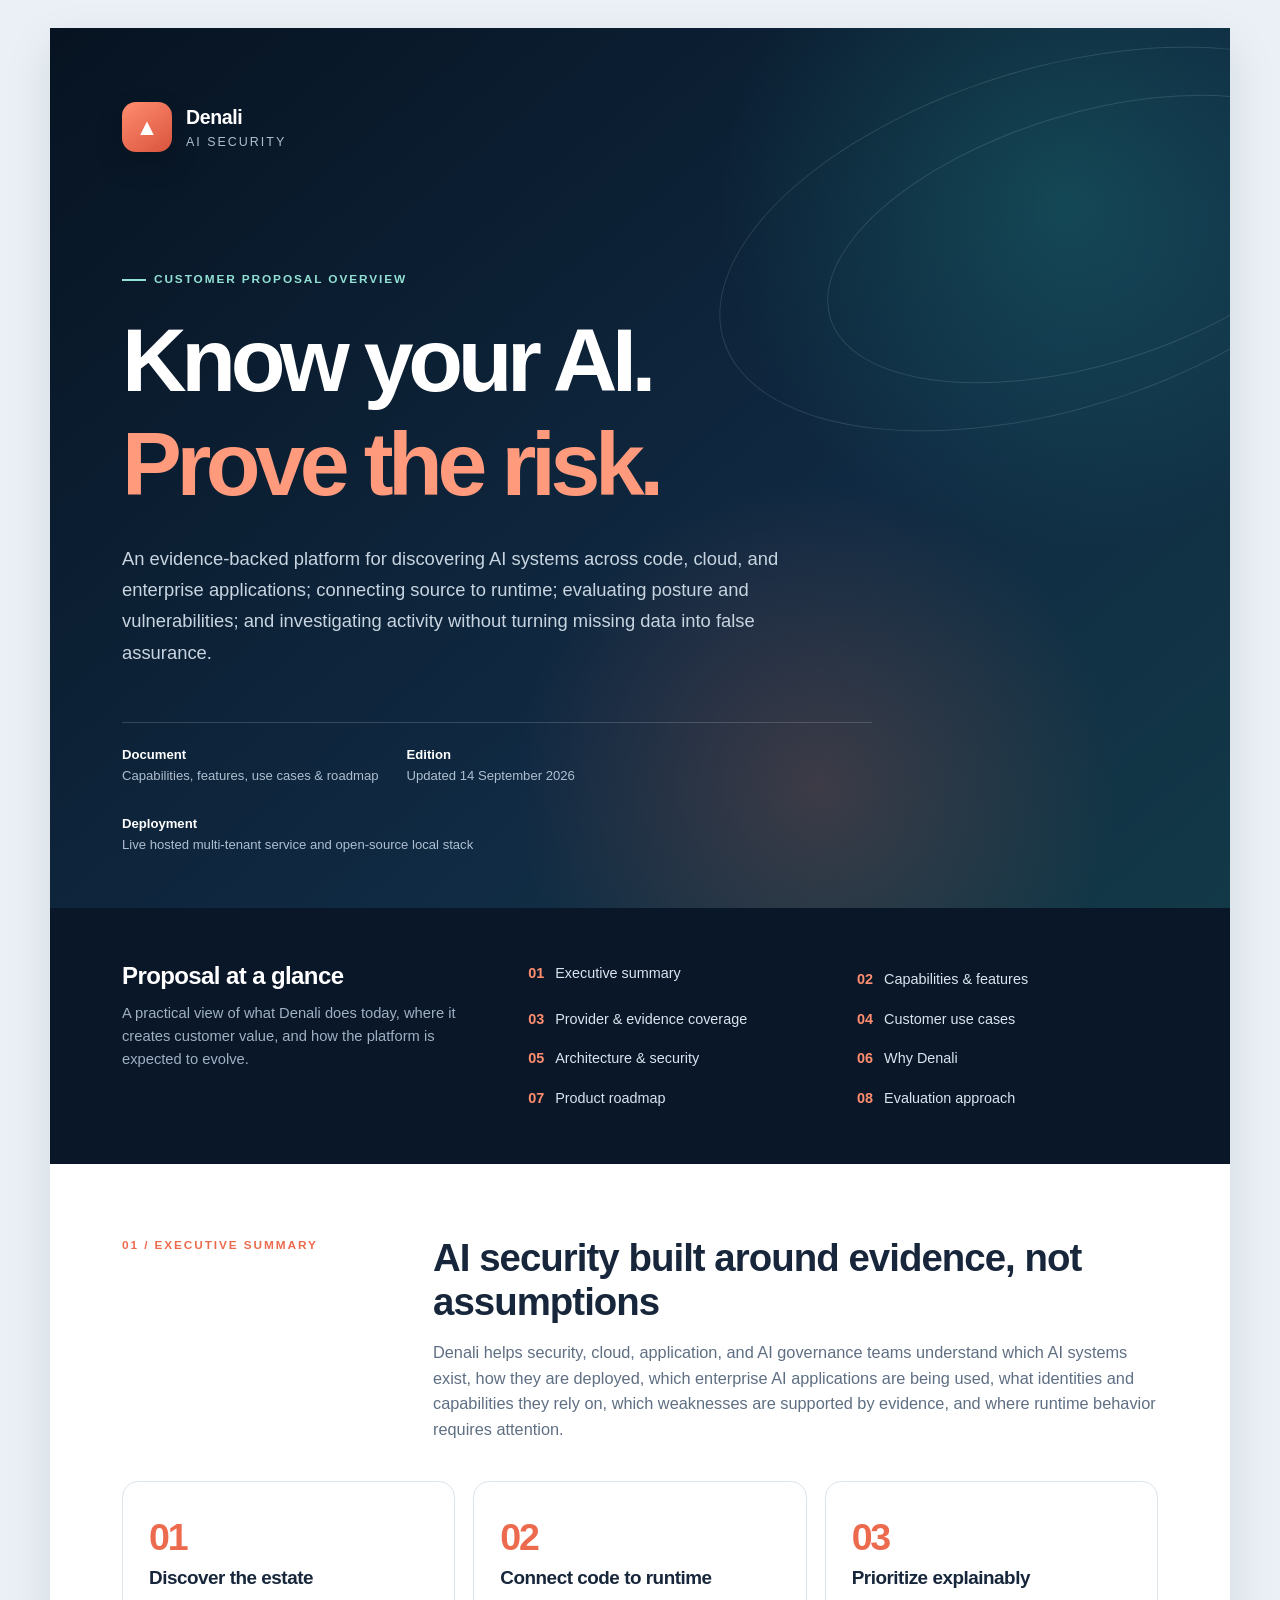
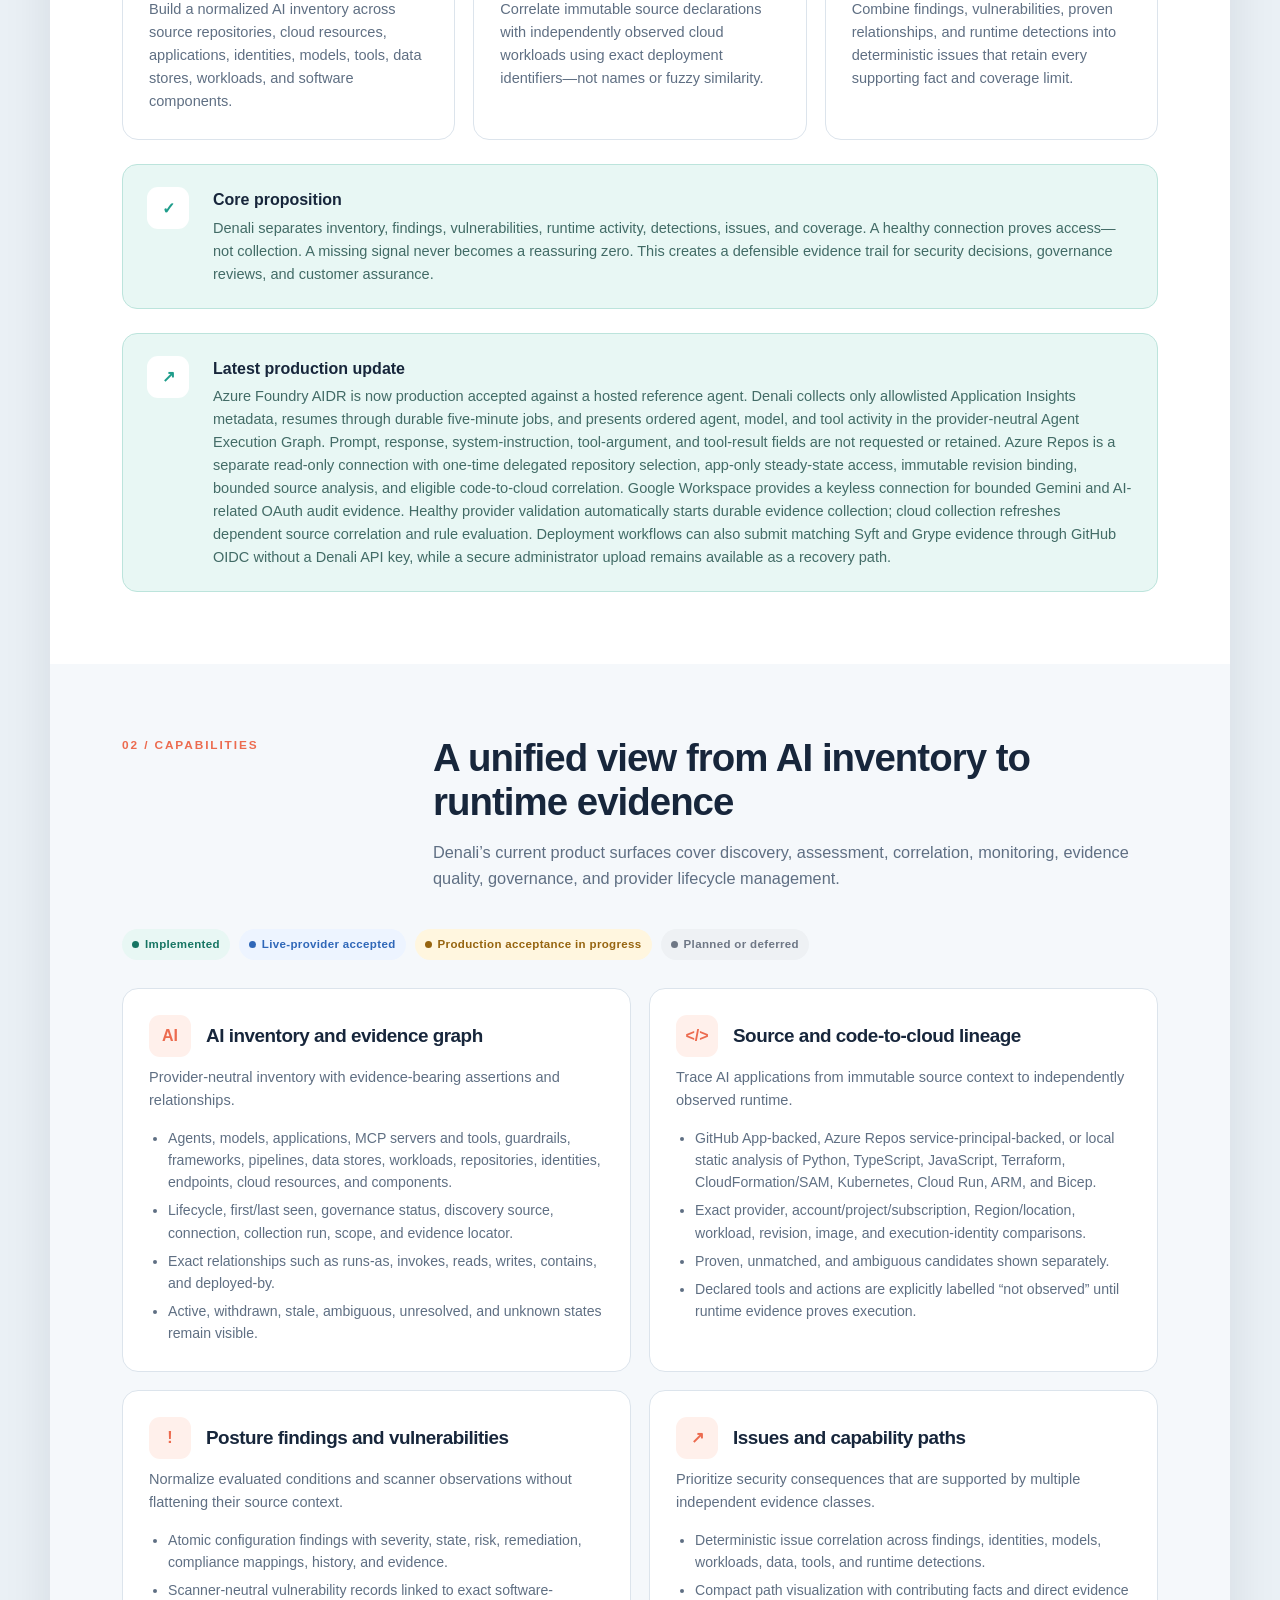
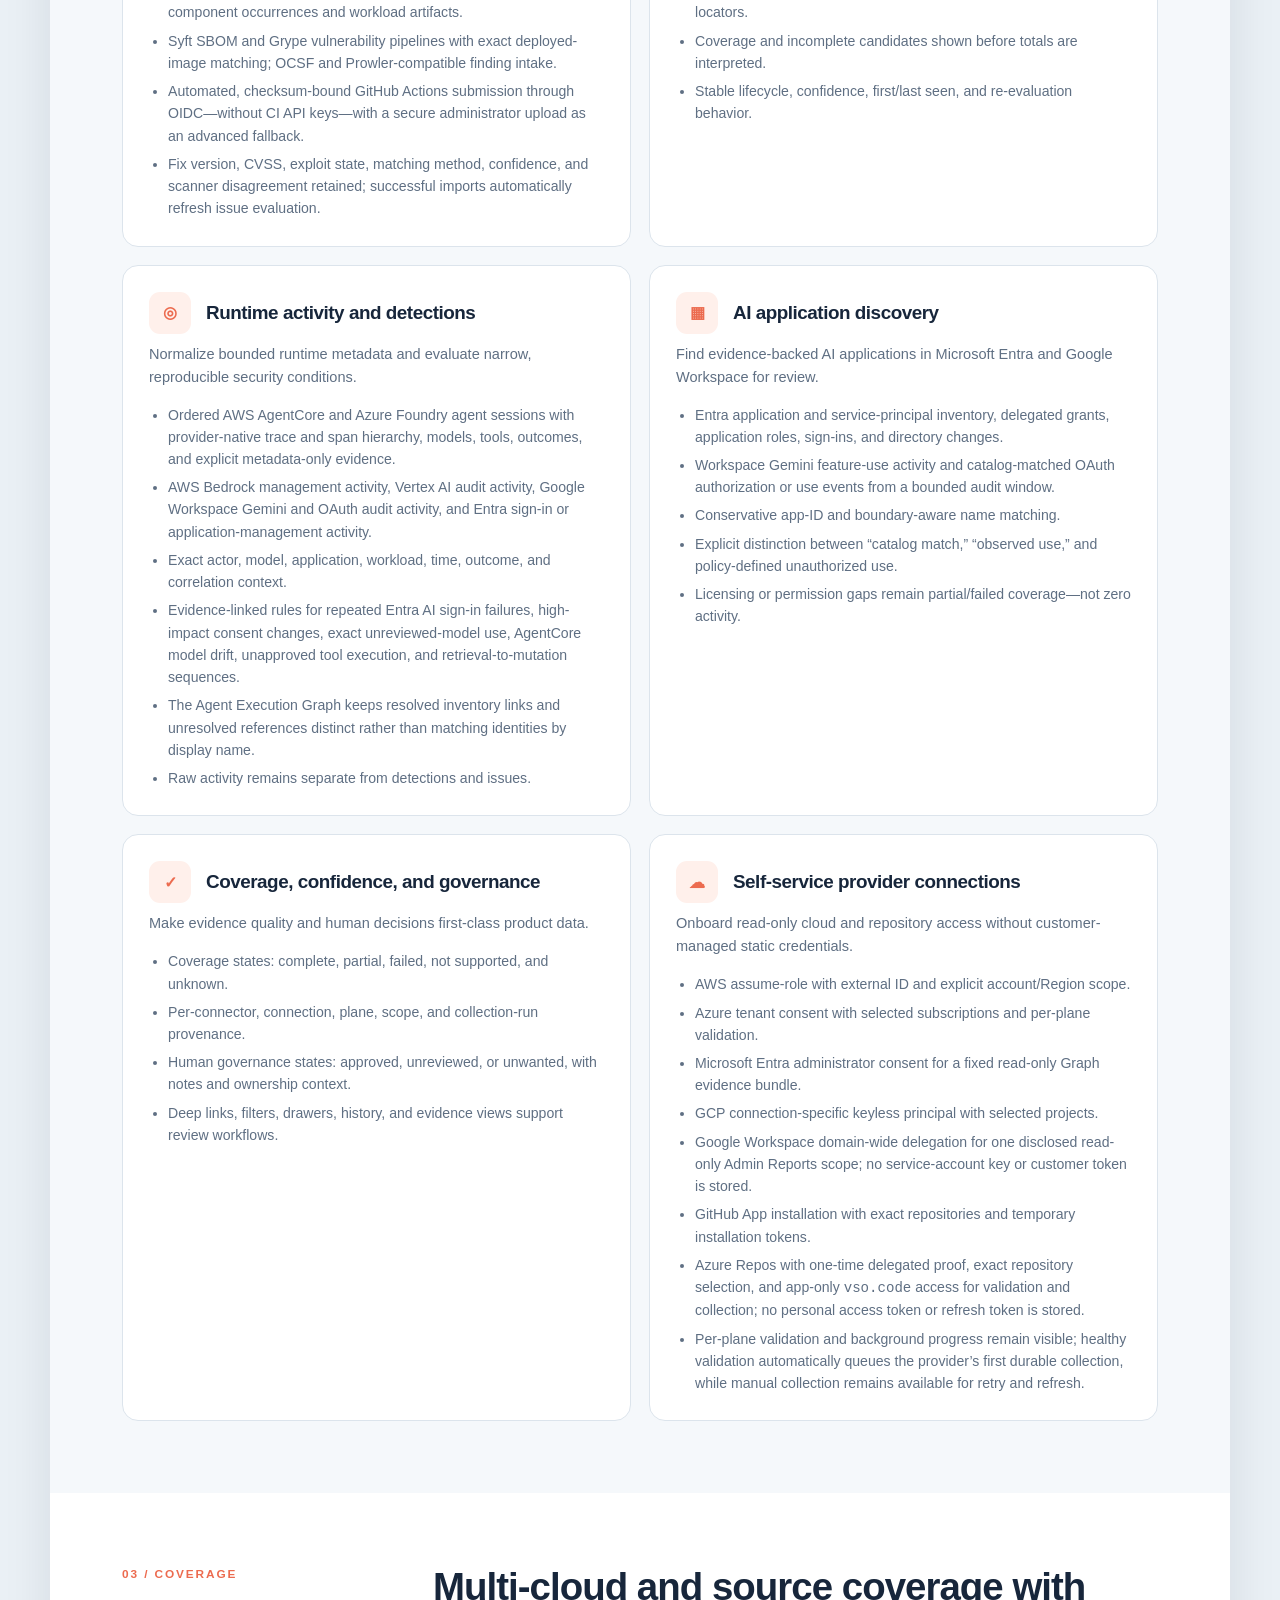
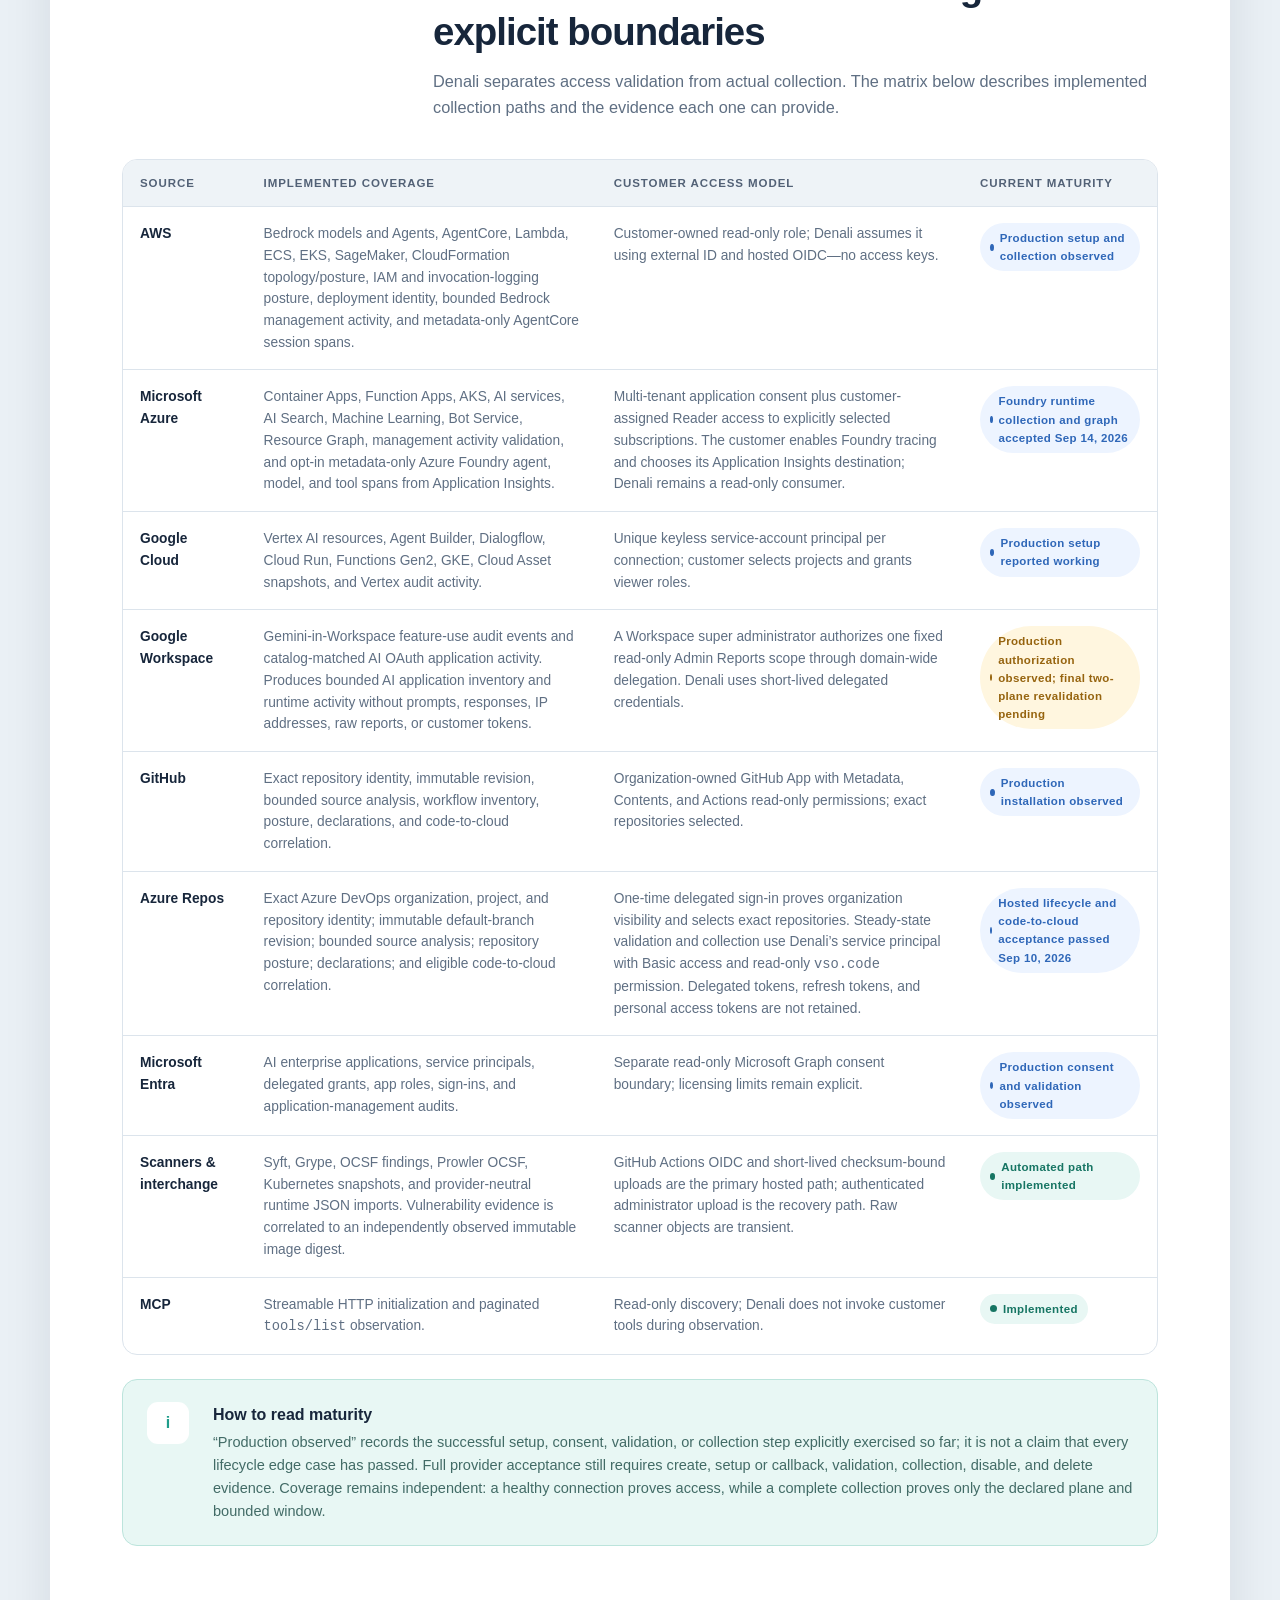
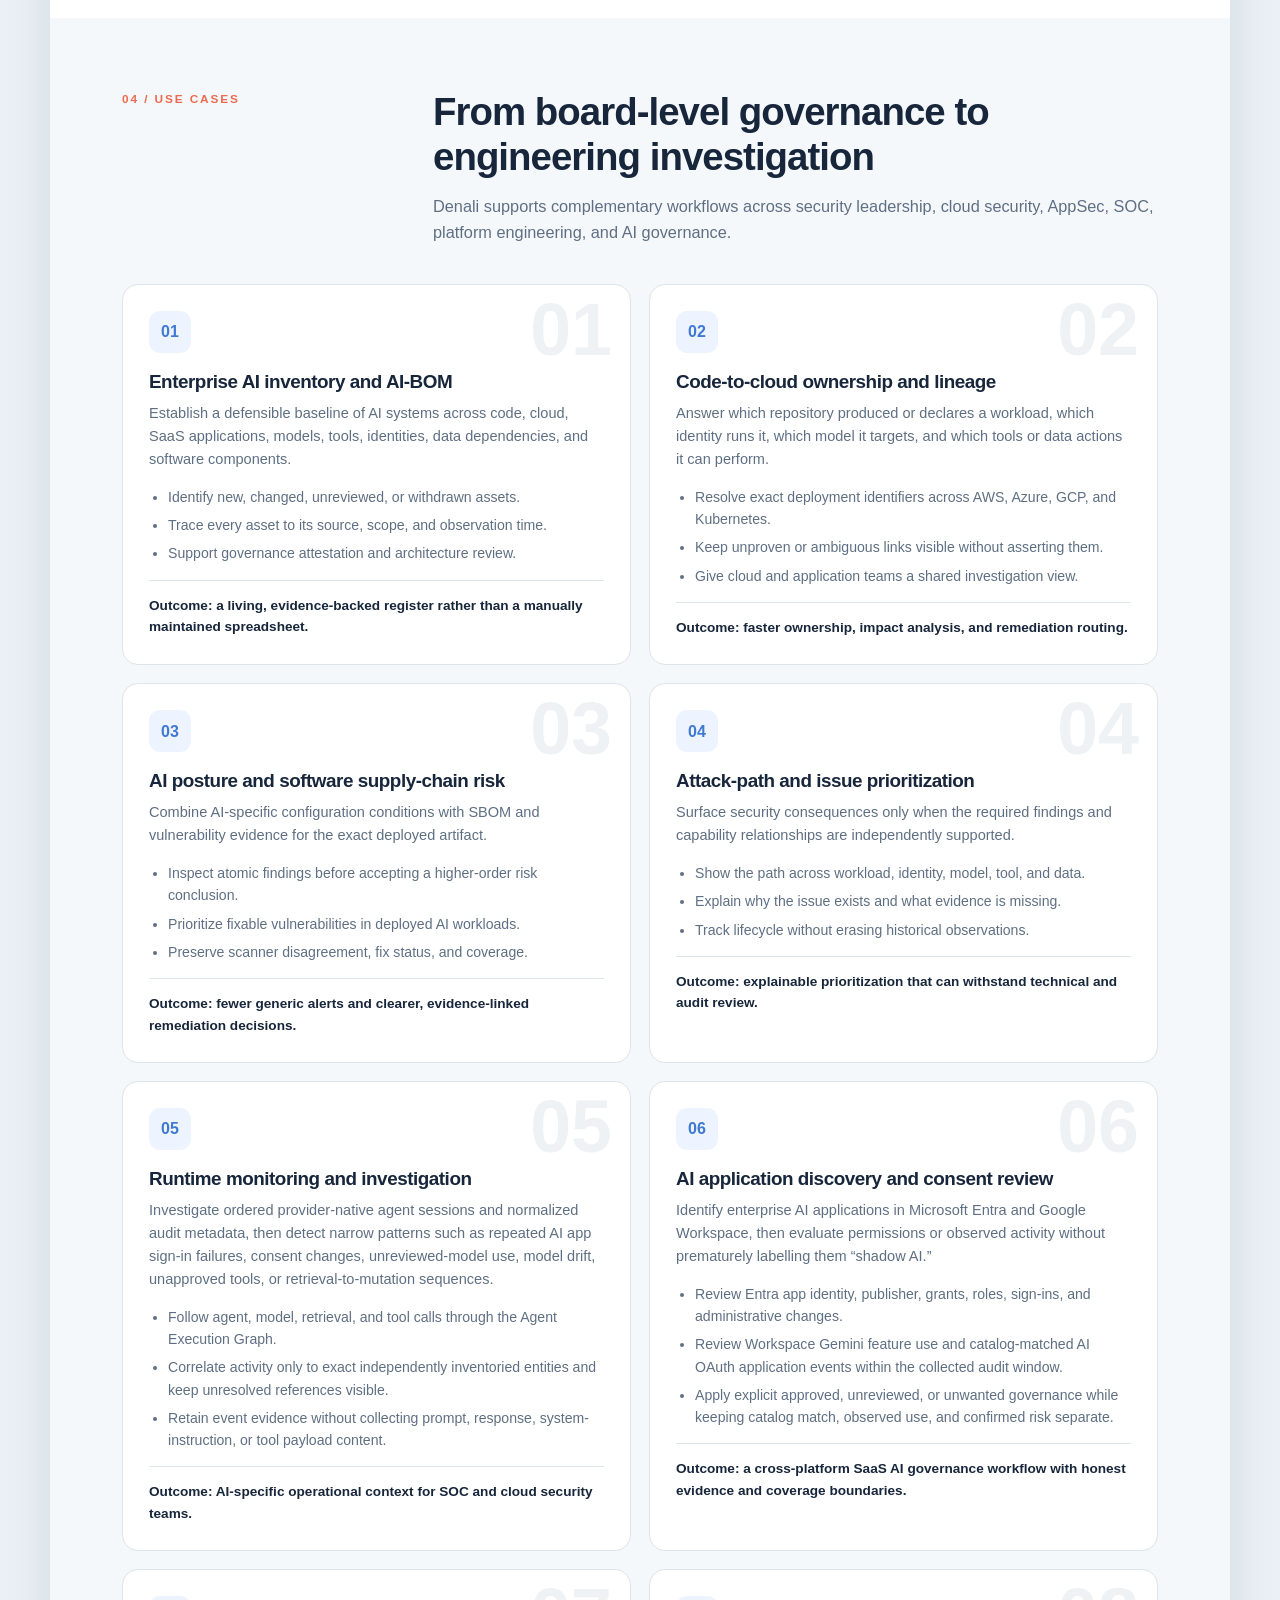
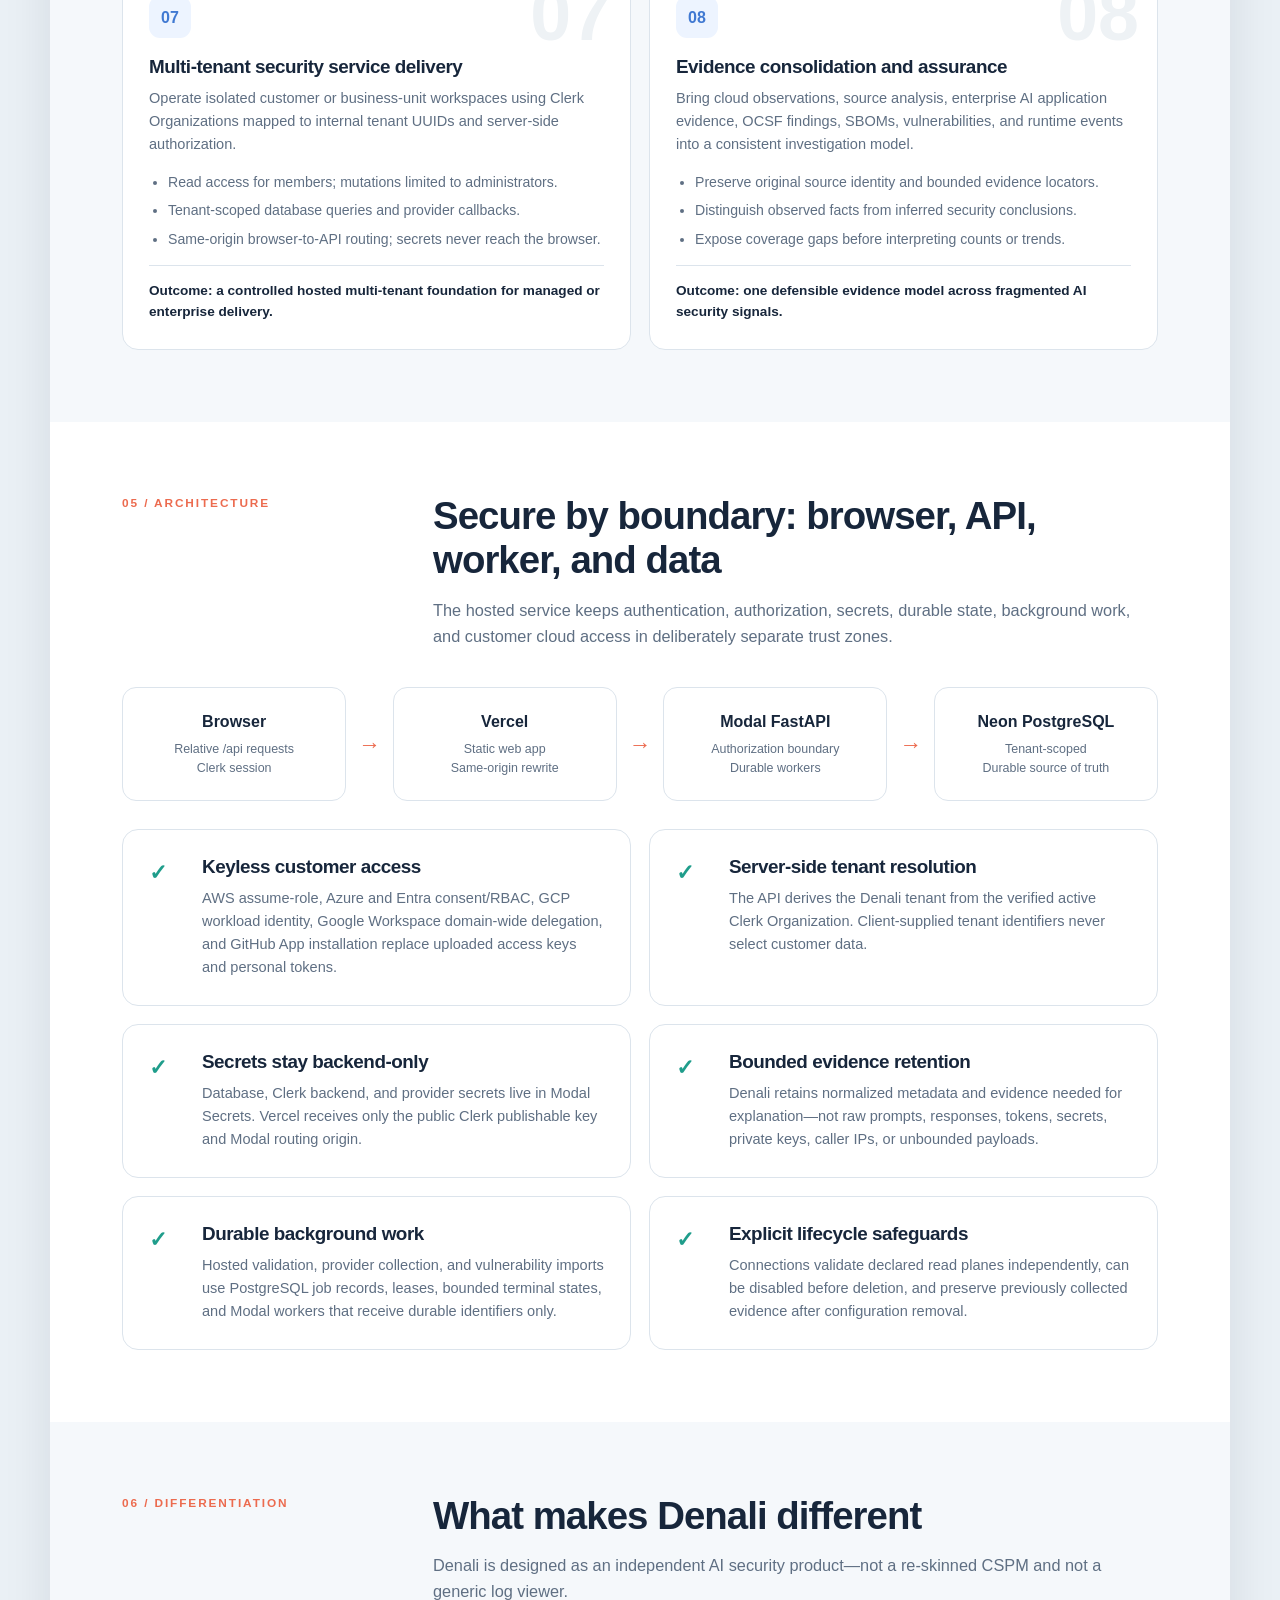
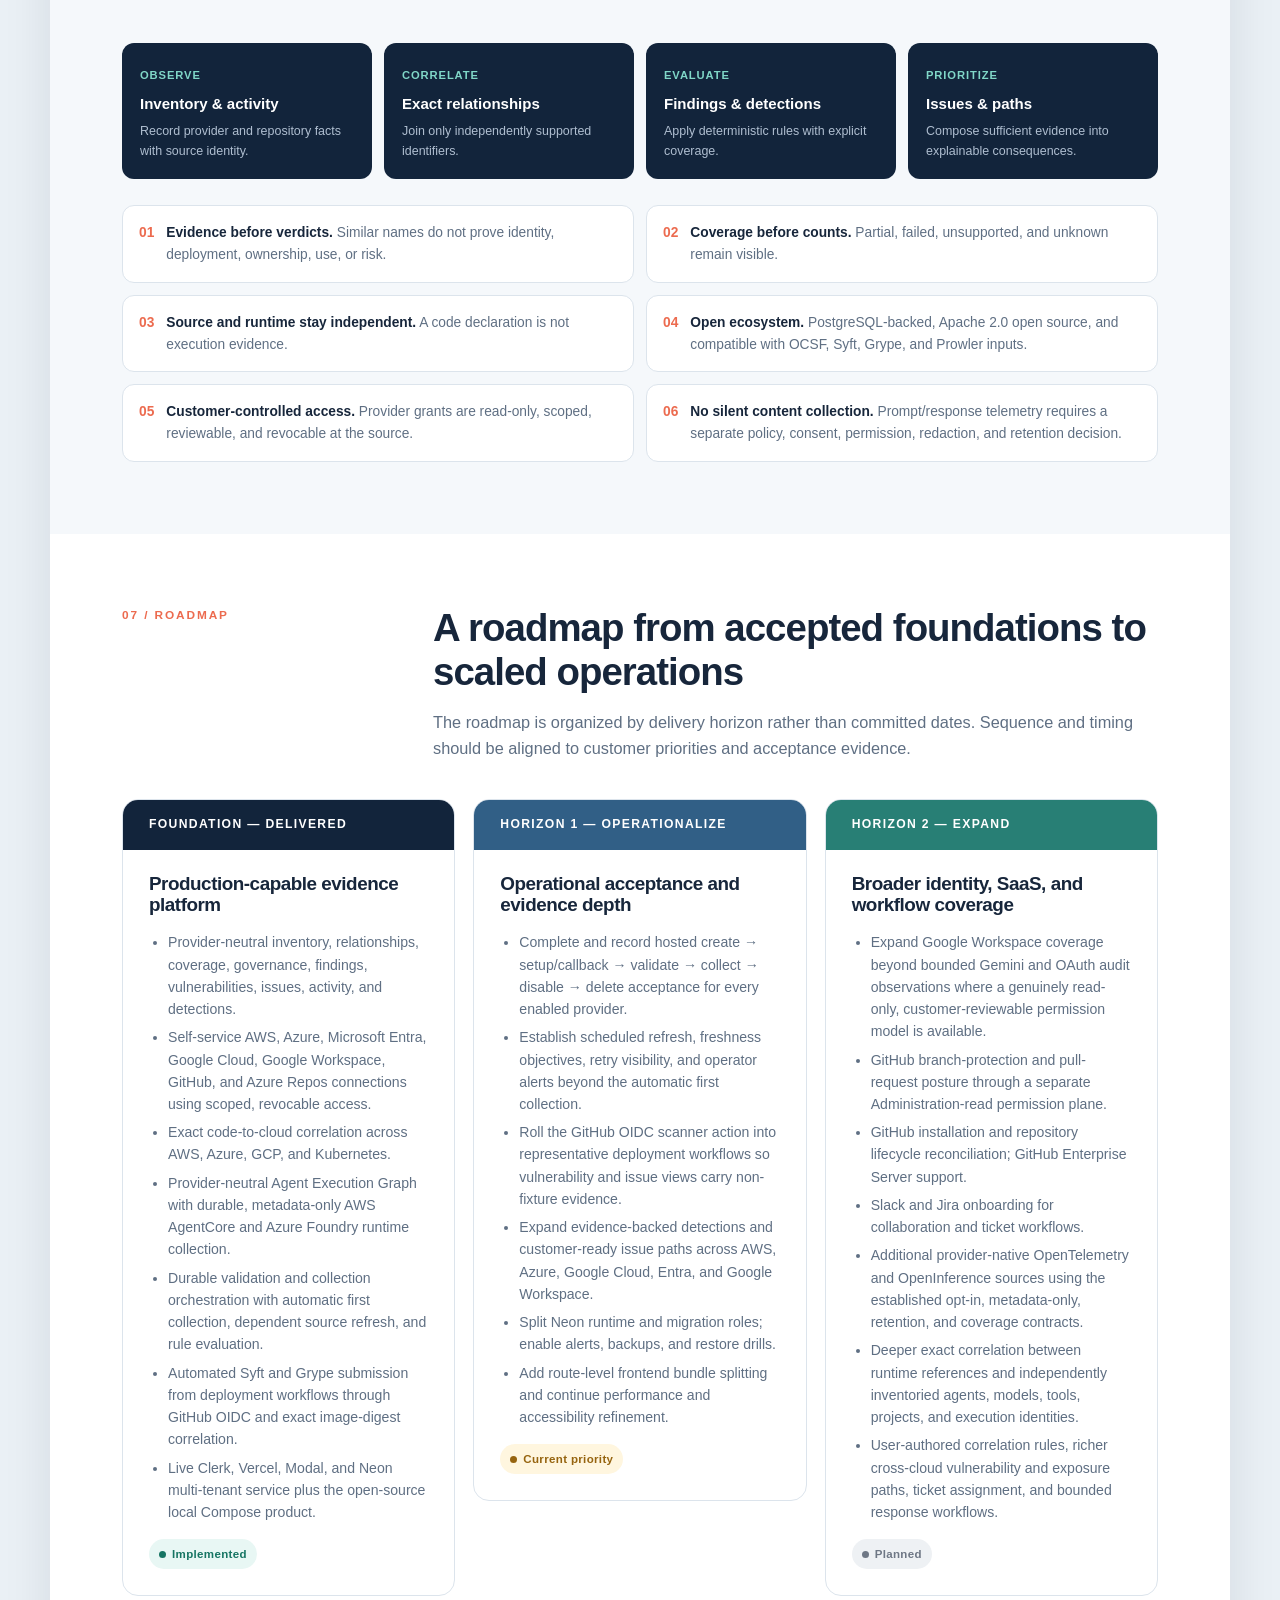
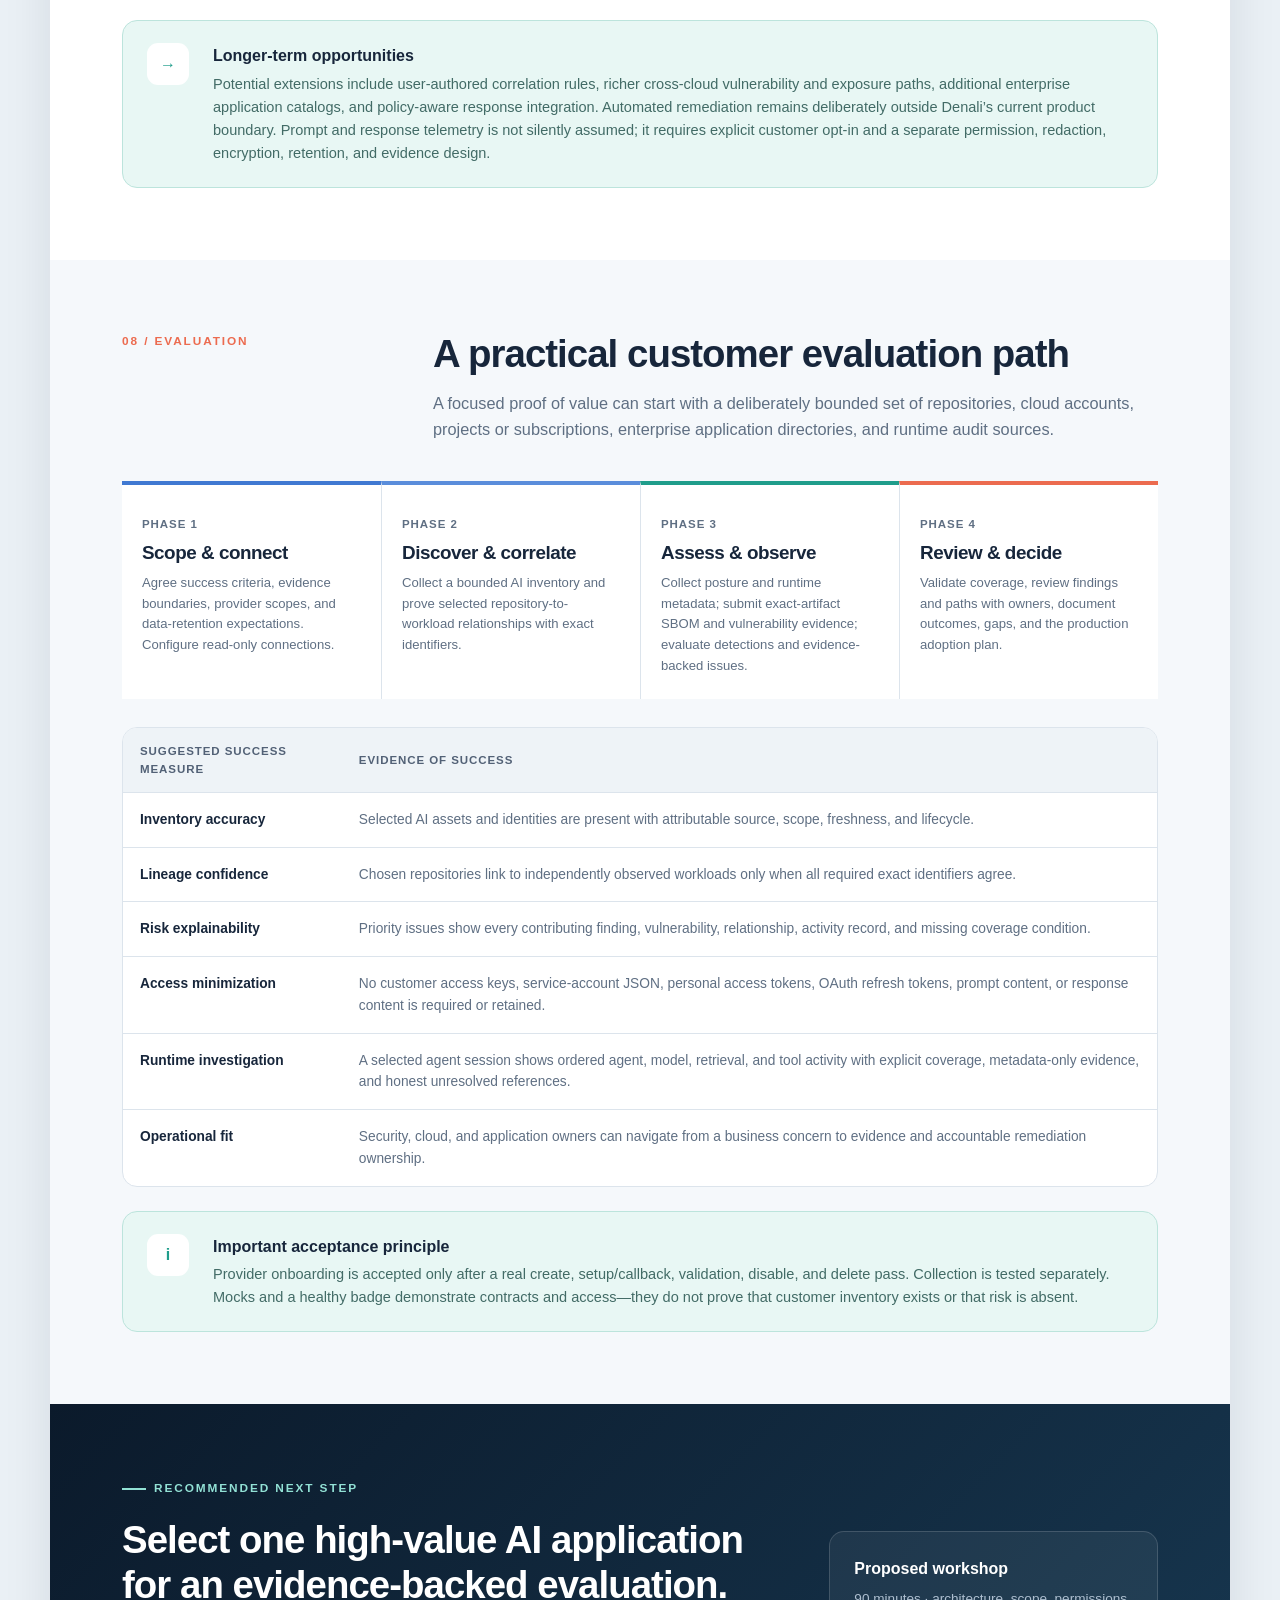
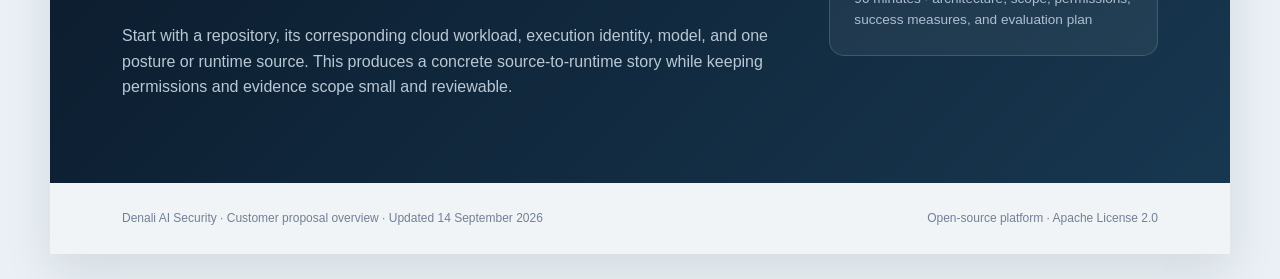
<file: deliverables/Denali_Customer_Proposal/Denali_Capabilities_Features_Use_Cases_Roadmap.html>
<!doctype html>
<html lang="en">
<head>
  <meta charset="utf-8">
  <meta name="viewport" content="width=device-width, initial-scale=1">
  <meta name="description" content="Customer proposal overview of Denali AI Security capabilities, production coverage, features, use cases, architecture, and roadmap as of September 2026.">
  <title>Denali AI Security — Capabilities, Use Cases &amp; Roadmap</title>
  <style>
    :root {
      --navy: #0a1729;
      --navy-2: #12243b;
      --ink: #17263b;
      --muted: #5f6f83;
      --line: #dce4ec;
      --paper: #ffffff;
      --wash: #f5f8fb;
      --coral: #ec6b4f;
      --coral-soft: #fff0eb;
      --teal: #1f9d8b;
      --teal-soft: #e8f7f4;
      --blue: #4079d2;
      --blue-soft: #edf4ff;
      --amber: #b77b17;
      --amber-soft: #fff6df;
      --shadow: 0 18px 45px rgba(13, 31, 52, .10);
    }

    * { box-sizing: border-box; }
    html { scroll-behavior: smooth; }
    body {
      margin: 0;
      color: var(--ink);
      background: #eaf0f5;
      font-family: Inter, Aptos, "Segoe UI", Arial, sans-serif;
      line-height: 1.58;
      -webkit-font-smoothing: antialiased;
    }

    a { color: inherit; }
    p { margin: 0 0 1rem; }
    h1, h2, h3, h4 { margin: 0; line-height: 1.16; letter-spacing: -.025em; }
    h2 { font-size: clamp(1.8rem, 3vw, 2.55rem); }
    h3 { font-size: 1.18rem; }
    strong { color: var(--ink); }

    .document {
      width: min(1180px, calc(100% - 32px));
      margin: 28px auto;
      background: var(--paper);
      box-shadow: var(--shadow);
    }

    .hero {
      min-height: 680px;
      padding: 74px 72px 52px;
      position: relative;
      overflow: hidden;
      color: white;
      background:
        radial-gradient(circle at 86% 20%, rgba(39, 187, 165, .22), transparent 28%),
        radial-gradient(circle at 65% 86%, rgba(236, 107, 79, .20), transparent 28%),
        linear-gradient(140deg, #071321 0%, #102a43 62%, #123947 100%);
    }

    .hero::before,
    .hero::after {
      content: "";
      position: absolute;
      border: 1px solid rgba(255,255,255,.12);
      border-radius: 50%;
      transform: rotate(-17deg);
    }
    .hero::before { width: 540px; height: 250px; right: -130px; top: 85px; }
    .hero::after { width: 690px; height: 340px; right: -170px; top: 40px; }

    .brand {
      display: flex;
      align-items: center;
      gap: 14px;
      position: relative;
      z-index: 1;
    }

    .mark {
      width: 50px;
      height: 50px;
      display: grid;
      place-items: center;
      border-radius: 14px;
      background: linear-gradient(145deg, #ff8d6f, #d9533d);
      box-shadow: 0 12px 28px rgba(0,0,0,.2);
      font-size: 1.45rem;
    }

    .brand strong { display: block; color: white; font-size: 1.22rem; letter-spacing: -.02em; }
    .brand span { display: block; color: #aebfd0; font-size: .78rem; text-transform: uppercase; letter-spacing: .16em; }

    .hero-copy {
      max-width: 750px;
      margin-top: 110px;
      position: relative;
      z-index: 1;
    }

    .eyebrow {
      display: inline-flex;
      align-items: center;
      gap: 8px;
      margin-bottom: 20px;
      color: #92e1d5;
      font-size: .74rem;
      font-weight: 800;
      letter-spacing: .16em;
      text-transform: uppercase;
    }
    .eyebrow::before { content: ""; width: 24px; height: 2px; background: currentColor; }

    .hero h1 {
      max-width: 760px;
      color: white;
      font-size: clamp(3rem, 7vw, 5.9rem);
      font-weight: 780;
      letter-spacing: -.06em;
    }
    .hero h1 em { color: #ff9a7d; font-style: normal; }
    .hero .lead {
      max-width: 680px;
      margin-top: 26px;
      color: #c8d5e1;
      font-size: 1.15rem;
      line-height: 1.7;
    }

    .hero-meta {
      display: flex;
      flex-wrap: wrap;
      gap: 28px;
      margin-top: 54px;
      padding-top: 22px;
      border-top: 1px solid rgba(255,255,255,.16);
      color: #aebfd0;
      font-size: .82rem;
    }
    .hero-meta strong { color: white; }

    .toc {
      display: grid;
      grid-template-columns: 1.15fr 2fr;
      gap: 44px;
      padding: 54px 72px;
      color: white;
      background: var(--navy);
    }
    .toc h2 { color: white; font-size: 1.5rem; }
    .toc p { margin-top: 12px; color: #9fb0c3; font-size: .92rem; }
    .toc ol {
      display: grid;
      grid-template-columns: 1fr 1fr;
      gap: 11px 28px;
      margin: 0;
      padding: 0;
      list-style: none;
      counter-reset: toc;
    }
    .toc li { counter-increment: toc; }
    .toc a { display: flex; gap: 11px; text-decoration: none; color: #d9e4ee; font-size: .9rem; }
    .toc a::before { content: "0" counter(toc); color: #ff8d6f; font-weight: 800; }

    main > section { padding: 72px; }
    main > section:nth-child(even) { background: var(--wash); }

    .section-head {
      display: grid;
      grid-template-columns: minmax(190px, .72fr) minmax(0, 2fr);
      gap: 50px;
      margin-bottom: 38px;
    }
    .section-index { color: var(--coral); font-size: .74rem; font-weight: 800; letter-spacing: .16em; text-transform: uppercase; }
    .section-head p { max-width: 760px; margin: 15px 0 0; color: var(--muted); font-size: 1.02rem; }

    .summary-grid,
    .capability-grid,
    .use-case-grid,
    .roadmap-grid,
    .principle-grid {
      display: grid;
      grid-template-columns: repeat(3, minmax(0, 1fr));
      gap: 18px;
    }

    .summary-card,
    .capability-card,
    .use-case,
    .roadmap-card,
    .principle-card {
      padding: 26px;
      border: 1px solid var(--line);
      border-radius: 16px;
      background: white;
    }

    .summary-card { min-height: 190px; }
    .summary-card .number { color: var(--coral); font-size: 2.35rem; font-weight: 800; letter-spacing: -.06em; }
    .summary-card p, .capability-card p, .use-case p, .roadmap-card p, .principle-card p {
      margin: 9px 0 0;
      color: var(--muted);
      font-size: .91rem;
    }

    .callout {
      display: grid;
      grid-template-columns: 48px 1fr;
      gap: 18px;
      align-items: start;
      margin-top: 24px;
      padding: 22px 24px;
      border: 1px solid #bce4dc;
      border-radius: 15px;
      background: var(--teal-soft);
    }
    .callout .icon, .cap-icon, .use-icon {
      width: 42px;
      height: 42px;
      display: grid;
      place-items: center;
      border-radius: 11px;
      color: var(--teal);
      background: white;
      font-weight: 800;
    }
    .callout p { margin: 4px 0 0; color: #426b66; font-size: .91rem; }

    .status-row { display: flex; flex-wrap: wrap; gap: 9px; margin: 0 0 28px; }
    .status {
      display: inline-flex;
      align-items: center;
      gap: 6px;
      padding: 6px 10px;
      border-radius: 999px;
      font-size: .72rem;
      font-weight: 800;
      letter-spacing: .03em;
    }
    .status::before { content: ""; width: 7px; height: 7px; border-radius: 50%; background: currentColor; }
    .available { color: #167563; background: var(--teal-soft); }
    .accepted { color: #2f67b8; background: var(--blue-soft); }
    .pilot { color: #96640f; background: var(--amber-soft); }
    .planned { color: #6e7785; background: #eef1f4; }

    .capability-grid { grid-template-columns: repeat(2, minmax(0, 1fr)); }
    .capability-card { min-height: 230px; }
    .capability-card header { display: flex; gap: 15px; align-items: center; }
    .cap-icon { color: var(--coral); background: var(--coral-soft); }
    .capability-card ul, .use-case ul, .roadmap-card ul, .scope-list {
      margin: 15px 0 0;
      padding-left: 19px;
      color: var(--muted);
      font-size: .88rem;
    }
    li + li { margin-top: 6px; }

    .table-wrap { overflow-x: auto; border: 1px solid var(--line); border-radius: 15px; background: white; }
    table { width: 100%; border-collapse: collapse; min-width: 780px; font-size: .86rem; }
    th { padding: 14px 17px; text-align: left; color: #526176; background: #eef3f7; font-size: .72rem; text-transform: uppercase; letter-spacing: .08em; }
    td { padding: 16px 17px; border-top: 1px solid var(--line); vertical-align: top; }
    td:first-child { font-weight: 750; color: var(--ink); }
    td p { margin: 0; color: var(--muted); }

    .use-case-grid { grid-template-columns: repeat(2, minmax(0, 1fr)); }
    .use-case { min-height: 260px; position: relative; overflow: hidden; }
    .use-case::after {
      content: attr(data-number);
      position: absolute;
      right: 18px;
      top: 8px;
      color: #eef2f5;
      font-size: 4.6rem;
      font-weight: 850;
      line-height: 1;
      z-index: 0;
    }
    .use-case > * { position: relative; z-index: 1; }
    .use-icon { margin-bottom: 18px; color: var(--blue); background: var(--blue-soft); }
    .outcome { margin-top: 15px; padding-top: 14px; border-top: 1px solid var(--line); color: var(--ink); font-size: .85rem; font-weight: 720; }

    .architecture {
      display: grid;
      grid-template-columns: 1fr auto 1fr auto 1fr auto 1fr;
      gap: 12px;
      align-items: stretch;
      margin: 10px 0 28px;
    }
    .arch-node { padding: 21px 15px; border: 1px solid var(--line); border-radius: 14px; background: white; text-align: center; }
    .arch-node strong { display: block; }
    .arch-node span { display: block; margin-top: 5px; color: var(--muted); font-size: .78rem; }
    .arrow { align-self: center; color: var(--coral); font-size: 1.4rem; font-weight: 900; }

    .principle-grid { grid-template-columns: repeat(2, minmax(0, 1fr)); }
    .principle-card { display: grid; grid-template-columns: 38px 1fr; gap: 15px; min-height: 150px; }
    .principle-card .tick { color: var(--teal); font-size: 1.35rem; font-weight: 900; }

    .evidence-flow {
      display: grid;
      grid-template-columns: repeat(4, 1fr);
      gap: 12px;
      margin: 26px 0 0;
    }
    .evidence-step { padding: 18px; border-radius: 12px; color: white; background: var(--navy-2); }
    .evidence-step span { color: #80d7c8; font-size: .7rem; font-weight: 800; letter-spacing: .08em; text-transform: uppercase; }
    .evidence-step strong { display: block; margin-top: 6px; color: white; font-size: .94rem; }
    .evidence-step p { margin: 6px 0 0; color: #afbed0; font-size: .78rem; }

    .roadmap-grid { align-items: start; }
    .roadmap-card { padding-top: 0; overflow: hidden; }
    .roadmap-card .horizon { margin: 0 -26px 23px; padding: 15px 26px; color: white; background: var(--navy-2); font-size: .76rem; font-weight: 800; letter-spacing: .11em; text-transform: uppercase; }
    .roadmap-card:nth-child(2) .horizon { background: #315f86; }
    .roadmap-card:nth-child(3) .horizon { background: #287f75; }
    .roadmap-card .status { margin-top: 16px; }

    .poc-timeline { display: grid; grid-template-columns: repeat(4, 1fr); gap: 0; margin-top: 30px; }
    .poc-phase { position: relative; padding: 25px 20px 22px; border-top: 4px solid var(--blue); background: white; }
    .poc-phase + .poc-phase { border-left: 1px solid var(--line); }
    .poc-phase:nth-child(2) { border-top-color: #5a8ddb; }
    .poc-phase:nth-child(3) { border-top-color: var(--teal); }
    .poc-phase:nth-child(4) { border-top-color: var(--coral); }
    .poc-phase span { color: var(--muted); font-size: .72rem; font-weight: 800; text-transform: uppercase; letter-spacing: .08em; }
    .poc-phase h3 { margin-top: 7px; }
    .poc-phase p { margin: 9px 0 0; color: var(--muted); font-size: .82rem; }

    .boundary-list { display: grid; grid-template-columns: repeat(2, 1fr); gap: 12px; margin-top: 26px; }
    .boundary { display: flex; gap: 12px; padding: 16px; border-radius: 12px; background: #fff; border: 1px solid var(--line); color: var(--muted); font-size: .86rem; }
    .boundary b { color: var(--coral); }

    .next-step {
      padding: 68px 72px;
      display: grid;
      grid-template-columns: 1.6fr .8fr;
      gap: 50px;
      align-items: center;
      color: white;
      background: linear-gradient(135deg, #0b1a2b, #173750);
    }
    .next-step h2 { color: white; }
    .next-step p { max-width: 680px; margin-top: 16px; color: #b9c8d5; }
    .next-card { padding: 24px; border: 1px solid rgba(255,255,255,.15); border-radius: 15px; background: rgba(255,255,255,.06); }
    .next-card strong { color: white; }
    .next-card span { display: block; margin-top: 6px; color: #aebfd0; font-size: .85rem; }

    footer {
      display: flex;
      justify-content: space-between;
      gap: 30px;
      padding: 26px 72px;
      color: #718095;
      background: #f0f4f7;
      font-size: .75rem;
    }

    .page-break { break-before: page; }

    @media (max-width: 850px) {
      .hero, main > section, .next-step { padding: 46px 28px; }
      .toc, footer { padding: 35px 28px; }
      .hero { min-height: auto; }
      .hero-copy { margin-top: 72px; }
      .toc, .section-head, .next-step { grid-template-columns: 1fr; gap: 24px; }
      .summary-grid, .capability-grid, .use-case-grid, .roadmap-grid, .principle-grid { grid-template-columns: 1fr; }
      .architecture { grid-template-columns: 1fr; }
      .arrow { transform: rotate(90deg); justify-self: center; }
      .evidence-flow, .poc-timeline, .boundary-list { grid-template-columns: 1fr; }
      .poc-phase + .poc-phase { border-left: 0; border-top-width: 4px; }
    }

    @media print {
      @page { size: A4; margin: 13mm; }
      body { background: white; font-size: 9.5pt; }
      .document { width: 100%; margin: 0; box-shadow: none; }
      .hero { min-height: 257mm; padding: 26mm 18mm; print-color-adjust: exact; -webkit-print-color-adjust: exact; }
      .hero-copy { margin-top: 45mm; }
      .toc { break-before: page; }
      main > section, .toc, .next-step { padding: 14mm 13mm; }
      .toc { grid-template-columns: 1.15fr 2fr; }
      .section-head { grid-template-columns: minmax(35mm, .72fr) minmax(0, 2fr); }
      .next-step { grid-template-columns: 1.6fr .8fr; break-inside: avoid; }
      .summary-grid, .roadmap-grid { grid-template-columns: repeat(3, minmax(0, 1fr)); }
      .capability-grid, .use-case-grid, .principle-grid, .boundary-list { grid-template-columns: repeat(2, minmax(0, 1fr)); }
      .architecture { grid-template-columns: 1fr auto 1fr auto 1fr auto 1fr; }
      .evidence-flow, .poc-timeline { grid-template-columns: repeat(4, minmax(0, 1fr)); }
      .arrow { transform: none; justify-self: auto; }
      .summary-card, .capability-card, .use-case, .principle-card,
      .callout, .evidence-step, .poc-phase, .boundary, tr { break-inside: avoid; }
      .summary-grid, .capability-grid, .use-case-grid, .roadmap-grid, .principle-grid { gap: 4mm; }
      .capability-card, .use-case { min-height: 0; }
      .table-wrap, .roadmap-card { break-inside: auto; }
      thead { display: table-header-group; }
      .use-case::after { display: none; }
      table { min-width: 0; font-size: 7.6pt; }
      th, td { padding: 2.8mm 3mm; }
      footer { padding: 7mm 13mm; }
      a { text-decoration: none; }
    }
  </style>
</head>
<body>
  <article class="document">
    <header class="hero">
      <div class="brand">
        <div class="mark" aria-hidden="true">▲</div>
        <div><strong>Denali</strong><span>AI Security</span></div>
      </div>
      <div class="hero-copy">
        <div class="eyebrow">Customer proposal overview</div>
        <h1>Know your AI.<br><em>Prove the risk.</em></h1>
        <p class="lead">An evidence-backed platform for discovering AI systems across code, cloud, and enterprise applications; connecting source to runtime; evaluating posture and vulnerabilities; and investigating activity without turning missing data into false assurance.</p>
        <div class="hero-meta">
          <span><strong>Document</strong><br>Capabilities, features, use cases &amp; roadmap</span>
          <span><strong>Edition</strong><br>Updated 14 September 2026</span>
          <span><strong>Deployment</strong><br>Live hosted multi-tenant service and open-source local stack</span>
        </div>
      </div>
    </header>

    <nav class="toc" aria-label="Table of contents">
      <div>
        <h2>Proposal at a glance</h2>
        <p>A practical view of what Denali does today, where it creates customer value, and how the platform is expected to evolve.</p>
      </div>
      <ol>
        <li><a href="#executive-summary">Executive summary</a></li>
        <li><a href="#capabilities">Capabilities &amp; features</a></li>
        <li><a href="#coverage">Provider &amp; evidence coverage</a></li>
        <li><a href="#use-cases">Customer use cases</a></li>
        <li><a href="#architecture">Architecture &amp; security</a></li>
        <li><a href="#differentiation">Why Denali</a></li>
        <li><a href="#roadmap">Product roadmap</a></li>
        <li><a href="#evaluation">Evaluation approach</a></li>
      </ol>
    </nav>

    <main>
      <section id="executive-summary">
        <div class="section-head">
          <div class="section-index">01 / Executive summary</div>
          <div>
            <h2>AI security built around evidence, not assumptions</h2>
            <p>Denali helps security, cloud, application, and AI governance teams understand which AI systems exist, how they are deployed, which enterprise AI applications are being used, what identities and capabilities they rely on, which weaknesses are supported by evidence, and where runtime behavior requires attention.</p>
          </div>
        </div>

        <div class="summary-grid">
          <div class="summary-card">
            <div class="number">01</div>
            <h3>Discover the estate</h3>
            <p>Build a normalized AI inventory across source repositories, cloud resources, applications, identities, models, tools, data stores, workloads, and software components.</p>
          </div>
          <div class="summary-card">
            <div class="number">02</div>
            <h3>Connect code to runtime</h3>
            <p>Correlate immutable source declarations with independently observed cloud workloads using exact deployment identifiers—not names or fuzzy similarity.</p>
          </div>
          <div class="summary-card">
            <div class="number">03</div>
            <h3>Prioritize explainably</h3>
            <p>Combine findings, vulnerabilities, proven relationships, and runtime detections into deterministic issues that retain every supporting fact and coverage limit.</p>
          </div>
        </div>

        <div class="callout">
          <div class="icon" aria-hidden="true">✓</div>
          <div>
            <strong>Core proposition</strong>
            <p>Denali separates inventory, findings, vulnerabilities, runtime activity, detections, issues, and coverage. A healthy connection proves access—not collection. A missing signal never becomes a reassuring zero. This creates a defensible evidence trail for security decisions, governance reviews, and customer assurance.</p>
          </div>
        </div>

        <div class="callout">
          <div class="icon" aria-hidden="true">↗</div>
          <div>
            <strong>Latest production update</strong>
            <p>Azure Foundry AIDR is now production accepted against a hosted reference agent. Denali collects only allowlisted Application Insights metadata, resumes through durable five-minute jobs, and presents ordered agent, model, and tool activity in the provider-neutral Agent Execution Graph. Prompt, response, system-instruction, tool-argument, and tool-result fields are not requested or retained. Azure Repos is a separate read-only connection with one-time delegated repository selection, app-only steady-state access, immutable revision binding, bounded source analysis, and eligible code-to-cloud correlation. Google Workspace provides a keyless connection for bounded Gemini and AI-related OAuth audit evidence. Healthy provider validation automatically starts durable evidence collection; cloud collection refreshes dependent source correlation and rule evaluation. Deployment workflows can also submit matching Syft and Grype evidence through GitHub OIDC without a Denali API key, while a secure administrator upload remains available as a recovery path.</p>
          </div>
        </div>
      </section>

      <section id="capabilities" class="page-break">
        <div class="section-head">
          <div class="section-index">02 / Capabilities</div>
          <div>
            <h2>A unified view from AI inventory to runtime evidence</h2>
            <p>Denali’s current product surfaces cover discovery, assessment, correlation, monitoring, evidence quality, governance, and provider lifecycle management.</p>
          </div>
        </div>

        <div class="status-row" aria-label="Status legend">
          <span class="status available">Implemented</span>
          <span class="status accepted">Live-provider accepted</span>
          <span class="status pilot">Production acceptance in progress</span>
          <span class="status planned">Planned or deferred</span>
        </div>

        <div class="capability-grid">
          <article class="capability-card">
            <header><div class="cap-icon">AI</div><h3>AI inventory and evidence graph</h3></header>
            <p>Provider-neutral inventory with evidence-bearing assertions and relationships.</p>
            <ul>
              <li>Agents, models, applications, MCP servers and tools, guardrails, frameworks, pipelines, data stores, workloads, repositories, identities, endpoints, cloud resources, and components.</li>
              <li>Lifecycle, first/last seen, governance status, discovery source, connection, collection run, scope, and evidence locator.</li>
              <li>Exact relationships such as runs-as, invokes, reads, writes, contains, and deployed-by.</li>
              <li>Active, withdrawn, stale, ambiguous, unresolved, and unknown states remain visible.</li>
            </ul>
          </article>

          <article class="capability-card">
            <header><div class="cap-icon">&lt;/&gt;</div><h3>Source and code-to-cloud lineage</h3></header>
            <p>Trace AI applications from immutable source context to independently observed runtime.</p>
            <ul>
              <li>GitHub App-backed, Azure Repos service-principal-backed, or local static analysis of Python, TypeScript, JavaScript, Terraform, CloudFormation/SAM, Kubernetes, Cloud Run, ARM, and Bicep.</li>
              <li>Exact provider, account/project/subscription, Region/location, workload, revision, image, and execution-identity comparisons.</li>
              <li>Proven, unmatched, and ambiguous candidates shown separately.</li>
              <li>Declared tools and actions are explicitly labelled “not observed” until runtime evidence proves execution.</li>
            </ul>
          </article>

          <article class="capability-card">
            <header><div class="cap-icon">!</div><h3>Posture findings and vulnerabilities</h3></header>
            <p>Normalize evaluated conditions and scanner observations without flattening their source context.</p>
            <ul>
              <li>Atomic configuration findings with severity, state, risk, remediation, compliance mappings, history, and evidence.</li>
              <li>Scanner-neutral vulnerability records linked to exact software-component occurrences and workload artifacts.</li>
              <li>Syft SBOM and Grype vulnerability pipelines with exact deployed-image matching; OCSF and Prowler-compatible finding intake.</li>
              <li>Automated, checksum-bound GitHub Actions submission through OIDC—without CI API keys—with a secure administrator upload as an advanced fallback.</li>
              <li>Fix version, CVSS, exploit state, matching method, confidence, and scanner disagreement retained; successful imports automatically refresh issue evaluation.</li>
            </ul>
          </article>

          <article class="capability-card">
            <header><div class="cap-icon">↗</div><h3>Issues and capability paths</h3></header>
            <p>Prioritize security consequences that are supported by multiple independent evidence classes.</p>
            <ul>
              <li>Deterministic issue correlation across findings, identities, models, workloads, data, tools, and runtime detections.</li>
              <li>Compact path visualization with contributing facts and direct evidence locators.</li>
              <li>Coverage and incomplete candidates shown before totals are interpreted.</li>
              <li>Stable lifecycle, confidence, first/last seen, and re-evaluation behavior.</li>
            </ul>
          </article>

          <article class="capability-card">
            <header><div class="cap-icon">◎</div><h3>Runtime activity and detections</h3></header>
            <p>Normalize bounded runtime metadata and evaluate narrow, reproducible security conditions.</p>
            <ul>
              <li>Ordered AWS AgentCore and Azure Foundry agent sessions with provider-native trace and span hierarchy, models, tools, outcomes, and explicit metadata-only evidence.</li>
              <li>AWS Bedrock management activity, Vertex AI audit activity, Google Workspace Gemini and OAuth audit activity, and Entra sign-in or application-management activity.</li>
              <li>Exact actor, model, application, workload, time, outcome, and correlation context.</li>
              <li>Evidence-linked rules for repeated Entra AI sign-in failures, high-impact consent changes, exact unreviewed-model use, AgentCore model drift, unapproved tool execution, and retrieval-to-mutation sequences.</li>
              <li>The Agent Execution Graph keeps resolved inventory links and unresolved references distinct rather than matching identities by display name.</li>
              <li>Raw activity remains separate from detections and issues.</li>
            </ul>
          </article>

          <article class="capability-card">
            <header><div class="cap-icon">▦</div><h3>AI application discovery</h3></header>
            <p>Find evidence-backed AI applications in Microsoft Entra and Google Workspace for review.</p>
            <ul>
              <li>Entra application and service-principal inventory, delegated grants, application roles, sign-ins, and directory changes.</li>
              <li>Workspace Gemini feature-use activity and catalog-matched OAuth authorization or use events from a bounded audit window.</li>
              <li>Conservative app-ID and boundary-aware name matching.</li>
              <li>Explicit distinction between “catalog match,” “observed use,” and policy-defined unauthorized use.</li>
              <li>Licensing or permission gaps remain partial/failed coverage—not zero activity.</li>
            </ul>
          </article>

          <article class="capability-card">
            <header><div class="cap-icon">✓</div><h3>Coverage, confidence, and governance</h3></header>
            <p>Make evidence quality and human decisions first-class product data.</p>
            <ul>
              <li>Coverage states: complete, partial, failed, not supported, and unknown.</li>
              <li>Per-connector, connection, plane, scope, and collection-run provenance.</li>
              <li>Human governance states: approved, unreviewed, or unwanted, with notes and ownership context.</li>
              <li>Deep links, filters, drawers, history, and evidence views support review workflows.</li>
            </ul>
          </article>

          <article class="capability-card">
            <header><div class="cap-icon">☁</div><h3>Self-service provider connections</h3></header>
            <p>Onboard read-only cloud and repository access without customer-managed static credentials.</p>
            <ul>
              <li>AWS assume-role with external ID and explicit account/Region scope.</li>
              <li>Azure tenant consent with selected subscriptions and per-plane validation.</li>
              <li>Microsoft Entra administrator consent for a fixed read-only Graph evidence bundle.</li>
              <li>GCP connection-specific keyless principal with selected projects.</li>
              <li>Google Workspace domain-wide delegation for one disclosed read-only Admin Reports scope; no service-account key or customer token is stored.</li>
              <li>GitHub App installation with exact repositories and temporary installation tokens.</li>
              <li>Azure Repos with one-time delegated proof, exact repository selection, and app-only <code>vso.code</code> access for validation and collection; no personal access token or refresh token is stored.</li>
              <li>Per-plane validation and background progress remain visible; healthy validation automatically queues the provider’s first durable collection, while manual collection remains available for retry and refresh.</li>
            </ul>
          </article>
        </div>
      </section>

      <section id="coverage">
        <div class="section-head">
          <div class="section-index">03 / Coverage</div>
          <div>
            <h2>Multi-cloud and source coverage with explicit boundaries</h2>
            <p>Denali separates access validation from actual collection. The matrix below describes implemented collection paths and the evidence each one can provide.</p>
          </div>
        </div>

        <div class="table-wrap">
          <table>
            <thead>
              <tr><th>Source</th><th>Implemented coverage</th><th>Customer access model</th><th>Current maturity</th></tr>
            </thead>
            <tbody>
              <tr>
                <td>AWS</td>
                <td><p>Bedrock models and Agents, AgentCore, Lambda, ECS, EKS, SageMaker, CloudFormation topology/posture, IAM and invocation-logging posture, deployment identity, bounded Bedrock management activity, and metadata-only AgentCore session spans.</p></td>
                <td><p>Customer-owned read-only role; Denali assumes it using external ID and hosted OIDC—no access keys.</p></td>
                <td><span class="status accepted">Production setup and collection observed</span></td>
              </tr>
              <tr>
                <td>Microsoft Azure</td>
                <td><p>Container Apps, Function Apps, AKS, AI services, AI Search, Machine Learning, Bot Service, Resource Graph, management activity validation, and opt-in metadata-only Azure Foundry agent, model, and tool spans from Application Insights.</p></td>
                <td><p>Multi-tenant application consent plus customer-assigned Reader access to explicitly selected subscriptions. The customer enables Foundry tracing and chooses its Application Insights destination; Denali remains a read-only consumer.</p></td>
                <td><span class="status accepted">Foundry runtime collection and graph accepted Sep 14, 2026</span></td>
              </tr>
              <tr>
                <td>Google Cloud</td>
                <td><p>Vertex AI resources, Agent Builder, Dialogflow, Cloud Run, Functions Gen2, GKE, Cloud Asset snapshots, and Vertex audit activity.</p></td>
                <td><p>Unique keyless service-account principal per connection; customer selects projects and grants viewer roles.</p></td>
                <td><span class="status accepted">Production setup reported working</span></td>
              </tr>
              <tr>
                <td>Google Workspace</td>
                <td><p>Gemini-in-Workspace feature-use audit events and catalog-matched AI OAuth application activity. Produces bounded AI application inventory and runtime activity without prompts, responses, IP addresses, raw reports, or customer tokens.</p></td>
                <td><p>A Workspace super administrator authorizes one fixed read-only Admin Reports scope through domain-wide delegation. Denali uses short-lived delegated credentials.</p></td>
                <td><span class="status pilot">Production authorization observed; final two-plane revalidation pending</span></td>
              </tr>
              <tr>
                <td>GitHub</td>
                <td><p>Exact repository identity, immutable revision, bounded source analysis, workflow inventory, posture, declarations, and code-to-cloud correlation.</p></td>
                <td><p>Organization-owned GitHub App with Metadata, Contents, and Actions read-only permissions; exact repositories selected.</p></td>
                <td><span class="status accepted">Production installation observed</span></td>
              </tr>
              <tr>
                <td>Azure Repos</td>
                <td><p>Exact Azure DevOps organization, project, and repository identity; immutable default-branch revision; bounded source analysis; repository posture; declarations; and eligible code-to-cloud correlation.</p></td>
                <td><p>One-time delegated sign-in proves organization visibility and selects exact repositories. Steady-state validation and collection use Denali’s service principal with Basic access and read-only <code>vso.code</code> permission. Delegated tokens, refresh tokens, and personal access tokens are not retained.</p></td>
                <td><span class="status accepted">Hosted lifecycle and code-to-cloud acceptance passed Sep 10, 2026</span></td>
              </tr>
              <tr>
                <td>Microsoft Entra</td>
                <td><p>AI enterprise applications, service principals, delegated grants, app roles, sign-ins, and application-management audits.</p></td>
                <td><p>Separate read-only Microsoft Graph consent boundary; licensing limits remain explicit.</p></td>
                <td><span class="status accepted">Production consent and validation observed</span></td>
              </tr>
              <tr>
                <td>Scanners &amp; interchange</td>
                <td><p>Syft, Grype, OCSF findings, Prowler OCSF, Kubernetes snapshots, and provider-neutral runtime JSON imports. Vulnerability evidence is correlated to an independently observed immutable image digest.</p></td>
                <td><p>GitHub Actions OIDC and short-lived checksum-bound uploads are the primary hosted path; authenticated administrator upload is the recovery path. Raw scanner objects are transient.</p></td>
                <td><span class="status available">Automated path implemented</span></td>
              </tr>
              <tr>
                <td>MCP</td>
                <td><p>Streamable HTTP initialization and paginated <code>tools/list</code> observation.</p></td>
                <td><p>Read-only discovery; Denali does not invoke customer tools during observation.</p></td>
                <td><span class="status available">Implemented</span></td>
              </tr>
            </tbody>
          </table>
        </div>

        <div class="callout">
          <div class="icon" aria-hidden="true">i</div>
          <div>
            <strong>How to read maturity</strong>
            <p>“Production observed” records the successful setup, consent, validation, or collection step explicitly exercised so far; it is not a claim that every lifecycle edge case has passed. Full provider acceptance still requires create, setup or callback, validation, collection, disable, and delete evidence. Coverage remains independent: a healthy connection proves access, while a complete collection proves only the declared plane and bounded window.</p>
          </div>
        </div>
      </section>

      <section id="use-cases" class="page-break">
        <div class="section-head">
          <div class="section-index">04 / Use cases</div>
          <div>
            <h2>From board-level governance to engineering investigation</h2>
            <p>Denali supports complementary workflows across security leadership, cloud security, AppSec, SOC, platform engineering, and AI governance.</p>
          </div>
        </div>

        <div class="use-case-grid">
          <article class="use-case" data-number="01">
            <div class="use-icon">01</div>
            <h3>Enterprise AI inventory and AI-BOM</h3>
            <p>Establish a defensible baseline of AI systems across code, cloud, SaaS applications, models, tools, identities, data dependencies, and software components.</p>
            <ul><li>Identify new, changed, unreviewed, or withdrawn assets.</li><li>Trace every asset to its source, scope, and observation time.</li><li>Support governance attestation and architecture review.</li></ul>
            <div class="outcome">Outcome: a living, evidence-backed register rather than a manually maintained spreadsheet.</div>
          </article>

          <article class="use-case" data-number="02">
            <div class="use-icon">02</div>
            <h3>Code-to-cloud ownership and lineage</h3>
            <p>Answer which repository produced or declares a workload, which identity runs it, which model it targets, and which tools or data actions it can perform.</p>
            <ul><li>Resolve exact deployment identifiers across AWS, Azure, GCP, and Kubernetes.</li><li>Keep unproven or ambiguous links visible without asserting them.</li><li>Give cloud and application teams a shared investigation view.</li></ul>
            <div class="outcome">Outcome: faster ownership, impact analysis, and remediation routing.</div>
          </article>

          <article class="use-case" data-number="03">
            <div class="use-icon">03</div>
            <h3>AI posture and software supply-chain risk</h3>
            <p>Combine AI-specific configuration conditions with SBOM and vulnerability evidence for the exact deployed artifact.</p>
            <ul><li>Inspect atomic findings before accepting a higher-order risk conclusion.</li><li>Prioritize fixable vulnerabilities in deployed AI workloads.</li><li>Preserve scanner disagreement, fix status, and coverage.</li></ul>
            <div class="outcome">Outcome: fewer generic alerts and clearer, evidence-linked remediation decisions.</div>
          </article>

          <article class="use-case" data-number="04">
            <div class="use-icon">04</div>
            <h3>Attack-path and issue prioritization</h3>
            <p>Surface security consequences only when the required findings and capability relationships are independently supported.</p>
            <ul><li>Show the path across workload, identity, model, tool, and data.</li><li>Explain why the issue exists and what evidence is missing.</li><li>Track lifecycle without erasing historical observations.</li></ul>
            <div class="outcome">Outcome: explainable prioritization that can withstand technical and audit review.</div>
          </article>

          <article class="use-case" data-number="05">
            <div class="use-icon">05</div>
            <h3>Runtime monitoring and investigation</h3>
            <p>Investigate ordered provider-native agent sessions and normalized audit metadata, then detect narrow patterns such as repeated AI app sign-in failures, consent changes, unreviewed-model use, model drift, unapproved tools, or retrieval-to-mutation sequences.</p>
            <ul><li>Follow agent, model, retrieval, and tool calls through the Agent Execution Graph.</li><li>Correlate activity only to exact independently inventoried entities and keep unresolved references visible.</li><li>Retain event evidence without collecting prompt, response, system-instruction, or tool payload content.</li></ul>
            <div class="outcome">Outcome: AI-specific operational context for SOC and cloud security teams.</div>
          </article>

          <article class="use-case" data-number="06">
            <div class="use-icon">06</div>
            <h3>AI application discovery and consent review</h3>
            <p>Identify enterprise AI applications in Microsoft Entra and Google Workspace, then evaluate permissions or observed activity without prematurely labelling them “shadow AI.”</p>
            <ul><li>Review Entra app identity, publisher, grants, roles, sign-ins, and administrative changes.</li><li>Review Workspace Gemini feature use and catalog-matched AI OAuth application events within the collected audit window.</li><li>Apply explicit approved, unreviewed, or unwanted governance while keeping catalog match, observed use, and confirmed risk separate.</li></ul>
            <div class="outcome">Outcome: a cross-platform SaaS AI governance workflow with honest evidence and coverage boundaries.</div>
          </article>

          <article class="use-case" data-number="07">
            <div class="use-icon">07</div>
            <h3>Multi-tenant security service delivery</h3>
            <p>Operate isolated customer or business-unit workspaces using Clerk Organizations mapped to internal tenant UUIDs and server-side authorization.</p>
            <ul><li>Read access for members; mutations limited to administrators.</li><li>Tenant-scoped database queries and provider callbacks.</li><li>Same-origin browser-to-API routing; secrets never reach the browser.</li></ul>
            <div class="outcome">Outcome: a controlled hosted multi-tenant foundation for managed or enterprise delivery.</div>
          </article>

          <article class="use-case" data-number="08">
            <div class="use-icon">08</div>
            <h3>Evidence consolidation and assurance</h3>
            <p>Bring cloud observations, source analysis, enterprise AI application evidence, OCSF findings, SBOMs, vulnerabilities, and runtime events into a consistent investigation model.</p>
            <ul><li>Preserve original source identity and bounded evidence locators.</li><li>Distinguish observed facts from inferred security conclusions.</li><li>Expose coverage gaps before interpreting counts or trends.</li></ul>
            <div class="outcome">Outcome: one defensible evidence model across fragmented AI security signals.</div>
          </article>
        </div>
      </section>

      <section id="architecture">
        <div class="section-head">
          <div class="section-index">05 / Architecture</div>
          <div>
            <h2>Secure by boundary: browser, API, worker, and data</h2>
            <p>The hosted service keeps authentication, authorization, secrets, durable state, background work, and customer cloud access in deliberately separate trust zones.</p>
          </div>
        </div>

        <div class="architecture" aria-label="Hosted architecture flow">
          <div class="arch-node"><strong>Browser</strong><span>Relative /api requests<br>Clerk session</span></div>
          <div class="arrow" aria-hidden="true">→</div>
          <div class="arch-node"><strong>Vercel</strong><span>Static web app<br>Same-origin rewrite</span></div>
          <div class="arrow" aria-hidden="true">→</div>
          <div class="arch-node"><strong>Modal FastAPI</strong><span>Authorization boundary<br>Durable workers</span></div>
          <div class="arrow" aria-hidden="true">→</div>
          <div class="arch-node"><strong>Neon PostgreSQL</strong><span>Tenant-scoped<br>Durable source of truth</span></div>
        </div>

        <div class="principle-grid">
          <div class="principle-card"><div class="tick">✓</div><div><h3>Keyless customer access</h3><p>AWS assume-role, Azure and Entra consent/RBAC, GCP workload identity, Google Workspace domain-wide delegation, and GitHub App installation replace uploaded access keys and personal tokens.</p></div></div>
          <div class="principle-card"><div class="tick">✓</div><div><h3>Server-side tenant resolution</h3><p>The API derives the Denali tenant from the verified active Clerk Organization. Client-supplied tenant identifiers never select customer data.</p></div></div>
          <div class="principle-card"><div class="tick">✓</div><div><h3>Secrets stay backend-only</h3><p>Database, Clerk backend, and provider secrets live in Modal Secrets. Vercel receives only the public Clerk publishable key and Modal routing origin.</p></div></div>
          <div class="principle-card"><div class="tick">✓</div><div><h3>Bounded evidence retention</h3><p>Denali retains normalized metadata and evidence needed for explanation—not raw prompts, responses, tokens, secrets, private keys, caller IPs, or unbounded payloads.</p></div></div>
          <div class="principle-card"><div class="tick">✓</div><div><h3>Durable background work</h3><p>Hosted validation, provider collection, and vulnerability imports use PostgreSQL job records, leases, bounded terminal states, and Modal workers that receive durable identifiers only.</p></div></div>
          <div class="principle-card"><div class="tick">✓</div><div><h3>Explicit lifecycle safeguards</h3><p>Connections validate declared read planes independently, can be disabled before deletion, and preserve previously collected evidence after configuration removal.</p></div></div>
        </div>
      </section>

      <section id="differentiation">
        <div class="section-head">
          <div class="section-index">06 / Differentiation</div>
          <div>
            <h2>What makes Denali different</h2>
            <p>Denali is designed as an independent AI security product—not a re-skinned CSPM and not a generic log viewer.</p>
          </div>
        </div>

        <div class="evidence-flow">
          <div class="evidence-step"><span>Observe</span><strong>Inventory &amp; activity</strong><p>Record provider and repository facts with source identity.</p></div>
          <div class="evidence-step"><span>Correlate</span><strong>Exact relationships</strong><p>Join only independently supported identifiers.</p></div>
          <div class="evidence-step"><span>Evaluate</span><strong>Findings &amp; detections</strong><p>Apply deterministic rules with explicit coverage.</p></div>
          <div class="evidence-step"><span>Prioritize</span><strong>Issues &amp; paths</strong><p>Compose sufficient evidence into explainable consequences.</p></div>
        </div>

        <div class="boundary-list">
          <div class="boundary"><b>01</b><span><strong>Evidence before verdicts.</strong> Similar names do not prove identity, deployment, ownership, use, or risk.</span></div>
          <div class="boundary"><b>02</b><span><strong>Coverage before counts.</strong> Partial, failed, unsupported, and unknown remain visible.</span></div>
          <div class="boundary"><b>03</b><span><strong>Source and runtime stay independent.</strong> A code declaration is not execution evidence.</span></div>
          <div class="boundary"><b>04</b><span><strong>Open ecosystem.</strong> PostgreSQL-backed, Apache 2.0 open source, and compatible with OCSF, Syft, Grype, and Prowler inputs.</span></div>
          <div class="boundary"><b>05</b><span><strong>Customer-controlled access.</strong> Provider grants are read-only, scoped, reviewable, and revocable at the source.</span></div>
          <div class="boundary"><b>06</b><span><strong>No silent content collection.</strong> Prompt/response telemetry requires a separate policy, consent, permission, redaction, and retention decision.</span></div>
        </div>
      </section>

      <section id="roadmap" class="page-break">
        <div class="section-head">
          <div class="section-index">07 / Roadmap</div>
          <div>
            <h2>A roadmap from accepted foundations to scaled operations</h2>
            <p>The roadmap is organized by delivery horizon rather than committed dates. Sequence and timing should be aligned to customer priorities and acceptance evidence.</p>
          </div>
        </div>

        <div class="roadmap-grid">
          <article class="roadmap-card">
            <div class="horizon">Foundation — delivered</div>
            <h3>Production-capable evidence platform</h3>
            <ul>
              <li>Provider-neutral inventory, relationships, coverage, governance, findings, vulnerabilities, issues, activity, and detections.</li>
              <li>Self-service AWS, Azure, Microsoft Entra, Google Cloud, Google Workspace, GitHub, and Azure Repos connections using scoped, revocable access.</li>
              <li>Exact code-to-cloud correlation across AWS, Azure, GCP, and Kubernetes.</li>
              <li>Provider-neutral Agent Execution Graph with durable, metadata-only AWS AgentCore and Azure Foundry runtime collection.</li>
              <li>Durable validation and collection orchestration with automatic first collection, dependent source refresh, and rule evaluation.</li>
              <li>Automated Syft and Grype submission from deployment workflows through GitHub OIDC and exact image-digest correlation.</li>
              <li>Live Clerk, Vercel, Modal, and Neon multi-tenant service plus the open-source local Compose product.</li>
            </ul>
            <span class="status available">Implemented</span>
          </article>

          <article class="roadmap-card">
            <div class="horizon">Horizon 1 — operationalize</div>
            <h3>Operational acceptance and evidence depth</h3>
            <ul>
              <li>Complete and record hosted create → setup/callback → validate → collect → disable → delete acceptance for every enabled provider.</li>
              <li>Establish scheduled refresh, freshness objectives, retry visibility, and operator alerts beyond the automatic first collection.</li>
              <li>Roll the GitHub OIDC scanner action into representative deployment workflows so vulnerability and issue views carry non-fixture evidence.</li>
              <li>Expand evidence-backed detections and customer-ready issue paths across AWS, Azure, Google Cloud, Entra, and Google Workspace.</li>
              <li>Split Neon runtime and migration roles; enable alerts, backups, and restore drills.</li>
              <li>Add route-level frontend bundle splitting and continue performance and accessibility refinement.</li>
            </ul>
            <span class="status pilot">Current priority</span>
          </article>

          <article class="roadmap-card">
            <div class="horizon">Horizon 2 — expand</div>
            <h3>Broader identity, SaaS, and workflow coverage</h3>
            <ul>
              <li>Expand Google Workspace coverage beyond bounded Gemini and OAuth audit observations where a genuinely read-only, customer-reviewable permission model is available.</li>
              <li>GitHub branch-protection and pull-request posture through a separate Administration-read permission plane.</li>
              <li>GitHub installation and repository lifecycle reconciliation; GitHub Enterprise Server support.</li>
              <li>Slack and Jira onboarding for collaboration and ticket workflows.</li>
              <li>Additional provider-native OpenTelemetry and OpenInference sources using the established opt-in, metadata-only, retention, and coverage contracts.</li>
              <li>Deeper exact correlation between runtime references and independently inventoried agents, models, tools, projects, and execution identities.</li>
              <li>User-authored correlation rules, richer cross-cloud vulnerability and exposure paths, ticket assignment, and bounded response workflows.</li>
            </ul>
            <span class="status planned">Planned</span>
          </article>
        </div>

        <div class="callout">
          <div class="icon" aria-hidden="true">→</div>
          <div>
            <strong>Longer-term opportunities</strong>
            <p>Potential extensions include user-authored correlation rules, richer cross-cloud vulnerability and exposure paths, additional enterprise application catalogs, and policy-aware response integration. Automated remediation remains deliberately outside Denali’s current product boundary. Prompt and response telemetry is not silently assumed; it requires explicit customer opt-in and a separate permission, redaction, encryption, retention, and evidence design.</p>
          </div>
        </div>
      </section>

      <section id="evaluation">
        <div class="section-head">
          <div class="section-index">08 / Evaluation</div>
          <div>
            <h2>A practical customer evaluation path</h2>
            <p>A focused proof of value can start with a deliberately bounded set of repositories, cloud accounts, projects or subscriptions, enterprise application directories, and runtime audit sources.</p>
          </div>
        </div>

        <div class="poc-timeline">
          <div class="poc-phase"><span>Phase 1</span><h3>Scope &amp; connect</h3><p>Agree success criteria, evidence boundaries, provider scopes, and data-retention expectations. Configure read-only connections.</p></div>
          <div class="poc-phase"><span>Phase 2</span><h3>Discover &amp; correlate</h3><p>Collect a bounded AI inventory and prove selected repository-to-workload relationships with exact identifiers.</p></div>
          <div class="poc-phase"><span>Phase 3</span><h3>Assess &amp; observe</h3><p>Collect posture and runtime metadata; submit exact-artifact SBOM and vulnerability evidence; evaluate detections and evidence-backed issues.</p></div>
          <div class="poc-phase"><span>Phase 4</span><h3>Review &amp; decide</h3><p>Validate coverage, review findings and paths with owners, document outcomes, gaps, and the production adoption plan.</p></div>
        </div>

        <div class="table-wrap" style="margin-top:28px">
          <table>
            <thead><tr><th>Suggested success measure</th><th>Evidence of success</th></tr></thead>
            <tbody>
              <tr><td>Inventory accuracy</td><td><p>Selected AI assets and identities are present with attributable source, scope, freshness, and lifecycle.</p></td></tr>
              <tr><td>Lineage confidence</td><td><p>Chosen repositories link to independently observed workloads only when all required exact identifiers agree.</p></td></tr>
              <tr><td>Risk explainability</td><td><p>Priority issues show every contributing finding, vulnerability, relationship, activity record, and missing coverage condition.</p></td></tr>
              <tr><td>Access minimization</td><td><p>No customer access keys, service-account JSON, personal access tokens, OAuth refresh tokens, prompt content, or response content is required or retained.</p></td></tr>
              <tr><td>Runtime investigation</td><td><p>A selected agent session shows ordered agent, model, retrieval, and tool activity with explicit coverage, metadata-only evidence, and honest unresolved references.</p></td></tr>
              <tr><td>Operational fit</td><td><p>Security, cloud, and application owners can navigate from a business concern to evidence and accountable remediation ownership.</p></td></tr>
            </tbody>
          </table>
        </div>

        <div class="callout">
          <div class="icon" aria-hidden="true">i</div>
          <div>
            <strong>Important acceptance principle</strong>
            <p>Provider onboarding is accepted only after a real create, setup/callback, validation, disable, and delete pass. Collection is tested separately. Mocks and a healthy badge demonstrate contracts and access—they do not prove that customer inventory exists or that risk is absent.</p>
          </div>
        </div>
      </section>
    </main>

    <section class="next-step">
      <div>
        <div class="eyebrow">Recommended next step</div>
        <h2>Select one high-value AI application for an evidence-backed evaluation.</h2>
        <p>Start with a repository, its corresponding cloud workload, execution identity, model, and one posture or runtime source. This produces a concrete source-to-runtime story while keeping permissions and evidence scope small and reviewable.</p>
      </div>
      <div class="next-card">
        <strong>Proposed workshop</strong>
        <span>90 minutes · architecture, scope, permissions, success measures, and evaluation plan</span>
      </div>
    </section>

    <footer>
      <span>Denali AI Security · Customer proposal overview · Updated 14 September 2026</span>
      <span>Open-source platform · Apache License 2.0</span>
    </footer>
  </article>
</body>
</html>
</file>
